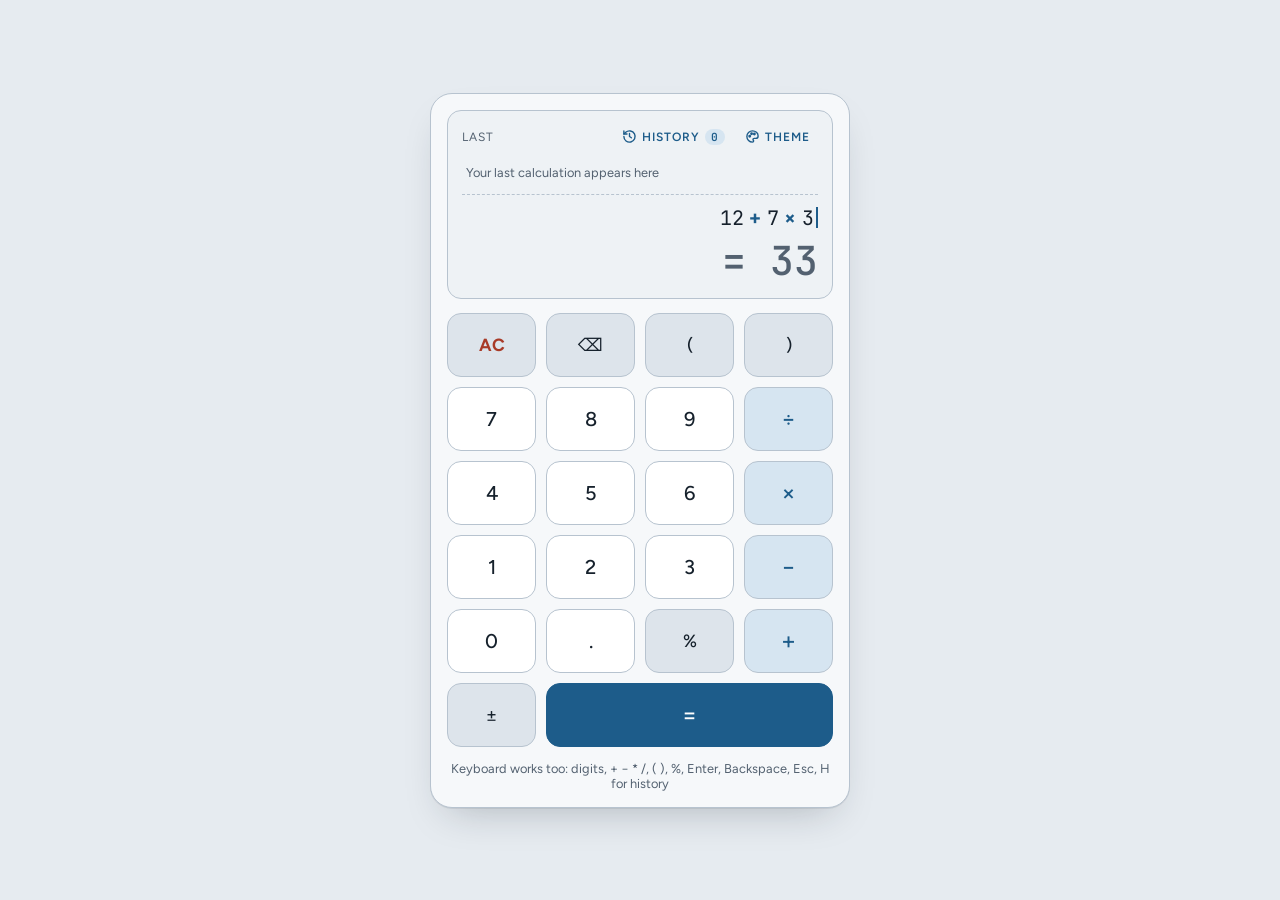
<file: index.html>
<!doctype html>
<html lang="en">
<head>
<meta charset="utf-8">
<meta name="viewport" content="width=device-width, initial-scale=1, viewport-fit=cover">
<title>Live Tape Calculator</title>
<meta name="claude:viewport-fit-sides" content="cover">
<meta name="description" content="A simple calculator that shows your calculation and its result live as you type, with saved history and themes.">
<meta name="theme-color" content="#f6f8fa">
<meta name="mobile-web-app-capable" content="yes">
<meta name="apple-mobile-web-app-capable" content="yes">
<meta name="apple-mobile-web-app-title" content="Calculator">
<link rel="manifest" href="manifest.webmanifest">
<link rel="icon" href="icons/icon.svg" type="image/svg+xml">
<link rel="apple-touch-icon" href="icons/icon-192.png">
<link rel="preconnect" href="https://fonts.googleapis.com">
<link rel="preconnect" href="https://fonts.gstatic.com" crossorigin>
<link rel="stylesheet" href="https://fonts.googleapis.com/css2?family=Figtree:wght@400;500;600;700;800&family=JetBrains+Mono:wght@400;500;600;700&display=swap">
<link rel="stylesheet" href="shared/theme.css">
<link rel="stylesheet" href="styles.css">
<script src="shared/storage.js"></script>
<script src="shared/theme.js"></script>
<script src="app.js"></script>
</head>
<body>
<main class="calc">
  <h1 class="sr-only">Live Tape Calculator</h1>

  <div class="app-main" id="appMain">
    <section class="screen" aria-label="Display">
      <div class="screen-head">
        <span aria-hidden="true">Last</span>
        <div class="head-actions">
          <button type="button" class="head-btn" id="openHistory" aria-haspopup="dialog">
            <svg viewBox="0 0 24 24" fill="none" stroke="currentColor" stroke-width="2.2" stroke-linecap="round" stroke-linejoin="round" aria-hidden="true"><path d="M3 12a9 9 0 1 0 3-6.7L3 8"/><path d="M3 3v5h5"/><path d="M12 7v5l3 2"/></svg>
            History <span class="count" id="historyCount" aria-hidden="true">0</span>
          </button>
          <button type="button" class="head-btn" id="openSettings" aria-haspopup="dialog">
            <svg viewBox="0 0 24 24" fill="none" stroke="currentColor" stroke-width="2.2" stroke-linecap="round" stroke-linejoin="round" aria-hidden="true"><path d="M12 3a9 9 0 1 0 0 18c1.1 0 1.8-.8 1.8-1.8 0-.5-.2-.9-.5-1.2-.3-.3-.5-.7-.5-1.2 0-1 .8-1.8 1.8-1.8H17a4 4 0 0 0 4-4c0-4.4-4-8-9-8z"/><circle cx="7.5" cy="11.5" r="1.2"/><circle cx="10.5" cy="7.5" r="1.2"/><circle cx="15" cy="8" r="1.2"/></svg>
            Theme
          </button>
        </div>
      </div>
      <div class="recent" id="recent"></div>
      <div class="expr" id="expr" aria-hidden="true"></div>
      <div class="result" id="result" aria-hidden="true"></div>
      <p class="sr-only" id="srStatus" role="status" aria-live="polite" aria-atomic="true"></p>
    </section>

    <div class="keys" id="keys" role="group" aria-label="Keypad">
      <button type="button" class="fn clear" data-k="C" aria-label="All clear">AC</button>
      <button type="button" class="fn" data-k="back" aria-label="Backspace">⌫</button>
      <button type="button" class="fn" data-k="(" aria-label="Open bracket">(</button>
      <button type="button" class="fn" data-k=")" aria-label="Close bracket">)</button>

      <button type="button" data-k="7">7</button>
      <button type="button" data-k="8">8</button>
      <button type="button" data-k="9">9</button>
      <button type="button" class="op" data-k="÷" aria-label="Divide">÷</button>

      <button type="button" data-k="4">4</button>
      <button type="button" data-k="5">5</button>
      <button type="button" data-k="6">6</button>
      <button type="button" class="op" data-k="×" aria-label="Multiply">×</button>

      <button type="button" data-k="1">1</button>
      <button type="button" data-k="2">2</button>
      <button type="button" data-k="3">3</button>
      <button type="button" class="op" data-k="−" aria-label="Subtract">−</button>

      <button type="button" data-k="0">0</button>
      <button type="button" data-k="." aria-label="Decimal point">.</button>
      <button type="button" class="fn" data-k="%" aria-label="Percent">%</button>
      <button type="button" class="op" data-k="+" aria-label="Add">+</button>

      <button type="button" class="fn" data-k="neg" aria-label="Toggle positive or negative">±</button>
      <button type="button" class="eq" data-k="=" aria-label="Equals">=</button>
    </div>

    <p class="hint" id="hint">Keyboard works too: digits, + − * /, ( ), %, Enter, Backspace, Esc, H for history</p>
  </div>

  <!-- History -->
  <div class="modal" id="historyModal" role="dialog" aria-modal="true" aria-labelledby="historyTitle" aria-describedby="historyDesc" hidden>
    <div class="modal-panel">
      <div class="modal-head">
        <h2 id="historyTitle">History</h2>
        <p id="historyDesc">Your 20 most recent calculations, newest first. Choose one to add its result to your calculation.</p>
      </div>
      <ol class="h-list" id="historyList"></ol>
      <div class="h-empty" id="historyEmpty" hidden>No calculations yet. Press = to save one here.</div>
      <div class="modal-foot">
        <button type="button" class="text-btn" id="clearHistory">Clear history</button>
        <button type="button" class="close-btn" id="closeHistory" data-close aria-label="Close history">
          <svg viewBox="0 0 24 24" fill="none" stroke="currentColor" stroke-width="2.6" stroke-linecap="round" aria-hidden="true"><path d="M6 6l12 12M18 6L6 18"/></svg>
        </button>
      </div>
    </div>
  </div>

  <!-- Theme & settings -->
  <div class="modal" id="settingsModal" role="dialog" aria-modal="true" aria-labelledby="settingsTitle" hidden>
    <div class="modal-panel">
      <div class="modal-head">
        <h2 id="settingsTitle">Theme</h2>
        <p>Changes apply right away and save on this device.</p>
      </div>
      <div class="modal-body">
        <div id="themePanel"></div>

        <div class="field">
          <label class="check-row" for="shortcuts"><input type="checkbox" id="shortcuts"> Keyboard shortcuts</label>
          <p class="field-note">Single keys such as digits, operators and H for history. Turn them off if they get in the way of a screen reader or other assistive tool.</p>
        </div>

        <div class="field" id="installField" hidden>
          <button type="button" class="btn primary" id="installBtn">Install app</button>
          <p class="field-note">Adds the calculator to your home screen or desktop. It works offline.</p>
        </div>

        <div class="field">
          <button type="button" class="btn danger-outline" id="resetBtn">Restore default settings</button>
          <div class="confirm" id="resetConfirm" hidden>
            <p>Reset mode, accent, colors and shortcuts to the defaults?</p>
            <label class="check-row" for="resetHistory"><input type="checkbox" id="resetHistory"> Also clear my history</label>
            <button type="button" class="btn danger" id="resetYes">Restore defaults</button>
            <button type="button" class="btn" id="resetNo">Cancel</button>
          </div>
        </div>
      </div>
      <div class="modal-foot">
        <button type="button" class="close-btn" data-close aria-label="Close theme settings">
          <svg viewBox="0 0 24 24" fill="none" stroke="currentColor" stroke-width="2.6" stroke-linecap="round" aria-hidden="true"><path d="M6 6l12 12M18 6L6 18"/></svg>
        </button>
      </div>
    </div>
  </div>
</main>
</body>
</html>
</file>
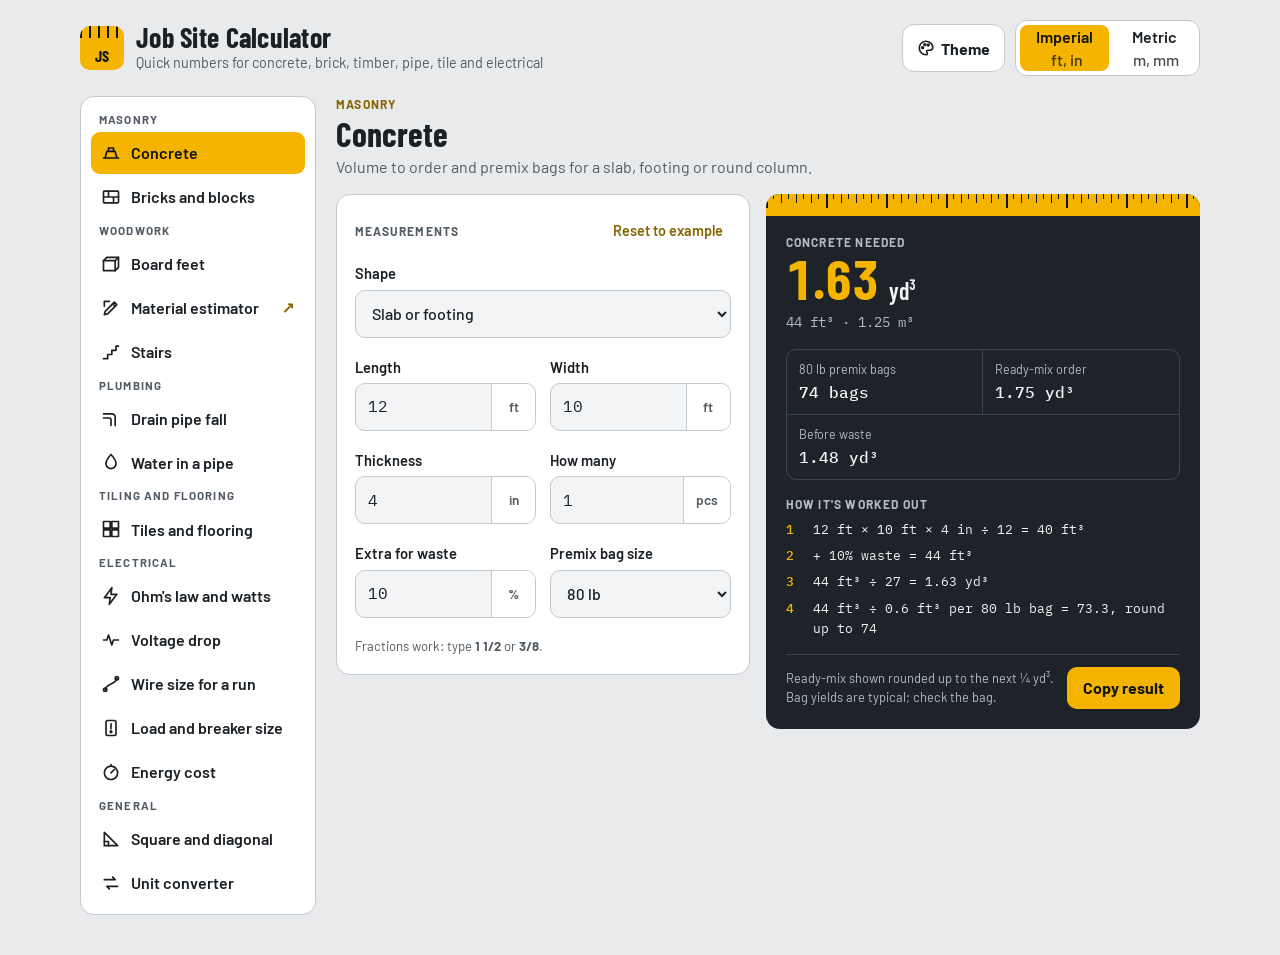
<file: job-site/index.html>
<!doctype html>
<html lang="en">
<head>
<meta charset="utf-8">
<meta name="viewport" content="width=device-width, initial-scale=1, viewport-fit=cover">
<title>Job Site Calculator</title>
<meta name="claude:viewport-fit-sides" content="cover">
<meta name="description" content="Trade calculators for concrete, bricks, lumber, stairs, plumbing, tiles, electrical work and unit conversion. Works offline.">
<meta name="theme-color" content="#e8eaec">
<meta name="mobile-web-app-capable" content="yes">
<meta name="apple-mobile-web-app-capable" content="yes">
<meta name="apple-mobile-web-app-status-bar-style" content="default">
<meta name="apple-mobile-web-app-title" content="Job Site">
<meta name="estimator-url" content="estimator/">
<link rel="manifest" href="manifest.webmanifest">
<link rel="icon" href="icons/icon.svg" type="image/svg+xml">
<link rel="apple-touch-icon" href="icons/icon-192.png">
<link rel="preconnect" href="https://fonts.googleapis.com">
<link rel="preconnect" href="https://fonts.gstatic.com" crossorigin>
<link rel="stylesheet" href="https://fonts.googleapis.com/css2?family=Barlow:wght@400;600;700&family=Barlow+Condensed:wght@600;700&family=IBM+Plex+Mono:wght@400;500&display=swap">
<link rel="stylesheet" href="../shared/theme.css">
<link rel="stylesheet" href="styles.css">
<script src="../shared/storage.js"></script>
<script src="../shared/theme.js"></script>
<script src="theme-config.js"></script>
<script src="app.js" defer></script>
</head>
<body>
<div class="app">
  <header class="top">
    <div class="brand">
      <div class="brand-mark" aria-hidden="true">JS</div>
      <div>
        <h1>Job Site Calculator</h1>
        <p>Quick numbers for concrete, brick, timber, pipe, tile and electrical</p>
      </div>
    </div>
    <div class="top-actions">
      <button type="button" class="install-btn" id="installBtn" hidden>
        <svg viewBox="0 0 24 24" fill="none" stroke="currentColor" stroke-width="2.2" stroke-linecap="round" stroke-linejoin="round" aria-hidden="true"><path d="M12 3v12M7 10l5 5 5-5M5 21h14"/></svg>
        Install app
      </button>
      <button type="button" class="install-btn" id="openSettings" aria-haspopup="dialog">
        <svg viewBox="0 0 24 24" fill="none" stroke="currentColor" stroke-width="2.2" stroke-linecap="round" stroke-linejoin="round" aria-hidden="true"><path d="M12 3a9 9 0 1 0 0 18c1.1 0 1.8-.8 1.8-1.8 0-.5-.2-.9-.5-1.2-.3-.3-.5-.7-.5-1.2 0-1 .8-1.8 1.8-1.8H17a4 4 0 0 0 4-4c0-4.4-4-8-9-8z"/><circle cx="7.5" cy="11.5" r="1.2"/><circle cx="10.5" cy="7.5" r="1.2"/><circle cx="15" cy="8" r="1.2"/></svg>
        Theme
      </button>
      <fieldset class="units">
        <legend class="sr-only">Units</legend>
        <div class="seg">
          <input type="radio" name="system" id="sysImperial" value="imperial"><label for="sysImperial">Imperial <span class="seg-sub">ft, in</span></label>
          <input type="radio" name="system" id="sysMetric" value="metric"><label for="sysMetric">Metric <span class="seg-sub">m, mm</span></label>
        </div>
      </fieldset>
    </div>
  </header>

  <div class="last-bar" id="lastBar" hidden>
    <span class="last-label" id="lastLabel">Last calculation</span>
    <button type="button" class="last-btn" id="lastBtn" aria-describedby="lastLabel"></button>
  </div>

  <div class="layout">
    <nav class="tools" aria-label="Calculators">
      <div class="tool-scroll" id="toolScroll"><div class="group-list" id="toolNav"></div></div>
    </nav>

    <main class="sheet" id="sheet">
      <div class="sheet-head">
        <div class="trade" id="toolTrade"></div>
        <h2 id="toolName"></h2>
        <p id="toolDesc"></p>
      </div>
      <div class="work">
        <form class="inputs" id="inputs" novalidate>
          <div class="inputs-head">
            <h3>Measurements</h3>
            <button type="button" class="text-btn" id="resetTool">Reset to example</button>
          </div>
          <div class="fields" id="fields"></div>
          <p class="tip">Fractions work: type <strong>1 1/2</strong> or <strong>3/8</strong>.</p>
        </form>
        <section class="result" aria-labelledby="resultHeading">
          <div class="tape" aria-hidden="true"></div>
          <div class="result-body" id="resultBody"></div>
        </section>
      </div>
      <p class="sr-only" id="srStatus" role="status" aria-live="polite" aria-atomic="true"></p>
    </main>
  </div>
  <p class="offline-note" id="offlineNote" role="status" hidden>You're offline. Everything still works.</p>

  <dialog class="sheet-dialog" id="settingsDialog" aria-labelledby="settingsTitle">
    <div class="dialog-head">
      <div>
        <h2 id="settingsTitle">Theme and settings</h2>
        <p>Changes apply right away and save on this device.</p>
      </div>
      <button type="button" class="close-btn" id="closeSettings" aria-label="Close theme and settings">
        <svg viewBox="0 0 24 24" fill="none" stroke="currentColor" stroke-width="2.6" stroke-linecap="round" aria-hidden="true"><path d="M6 6l12 12M18 6L6 18"/></svg>
      </button>
    </div>
    <div class="dialog-body">
      <div id="themePanel"></div>
      <div class="t-field">
        <h3 class="t-title">Saved on this device</h3>
        <p class="t-note">Your units, the tool you were on, every tool's measurements and your last calculation.</p>
        <button type="button" class="t-btn danger-outline" id="resetBtn">Restore default settings</button>
        <div class="confirm" id="resetConfirm" hidden>
          <p>Reset mode, accent, colors and units to the defaults?</p>
          <label class="check-row" for="resetData"><input type="checkbox" id="resetData"> Also clear my measurements and last calculation</label>
          <button type="button" class="t-btn danger" id="resetYes">Restore defaults</button>
          <button type="button" class="t-btn" id="resetNo">Cancel</button>
        </div>
      </div>
    </div>
  </dialog>
</div>
</body>
</html>
</file>
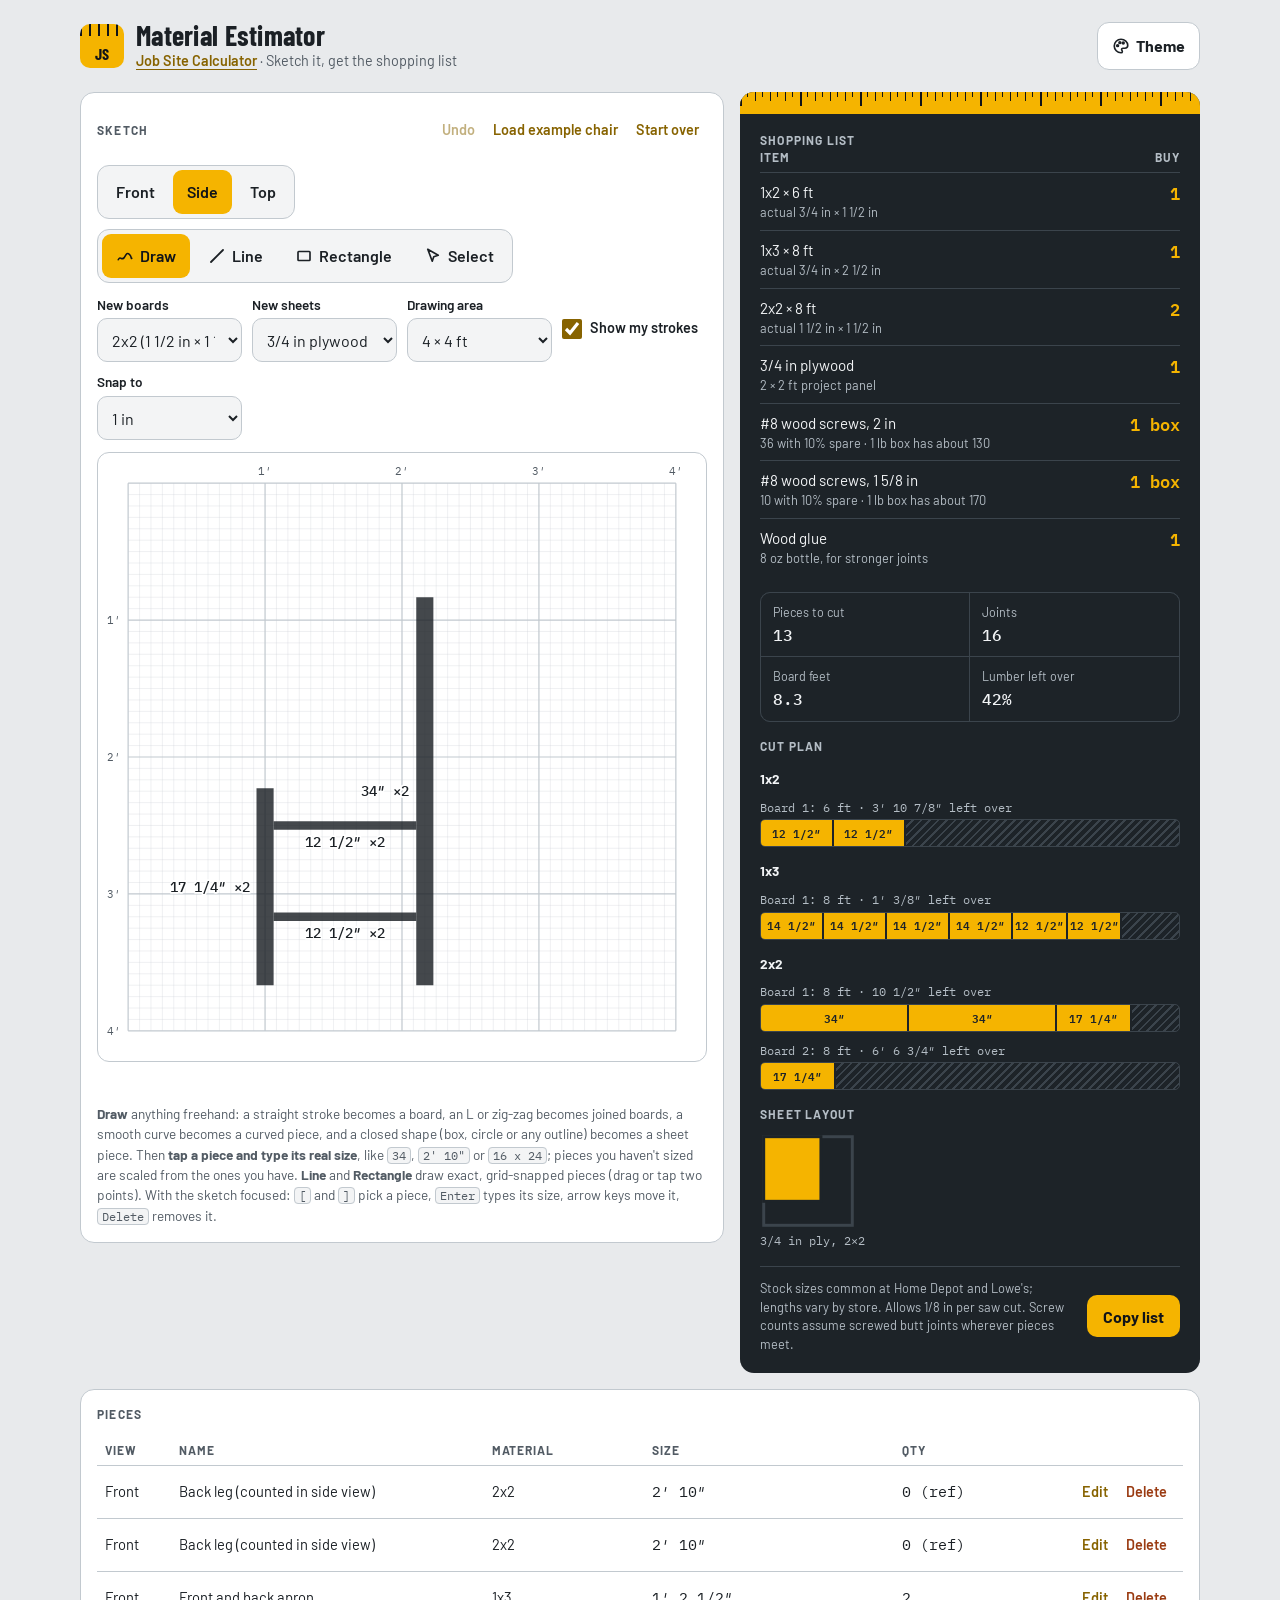
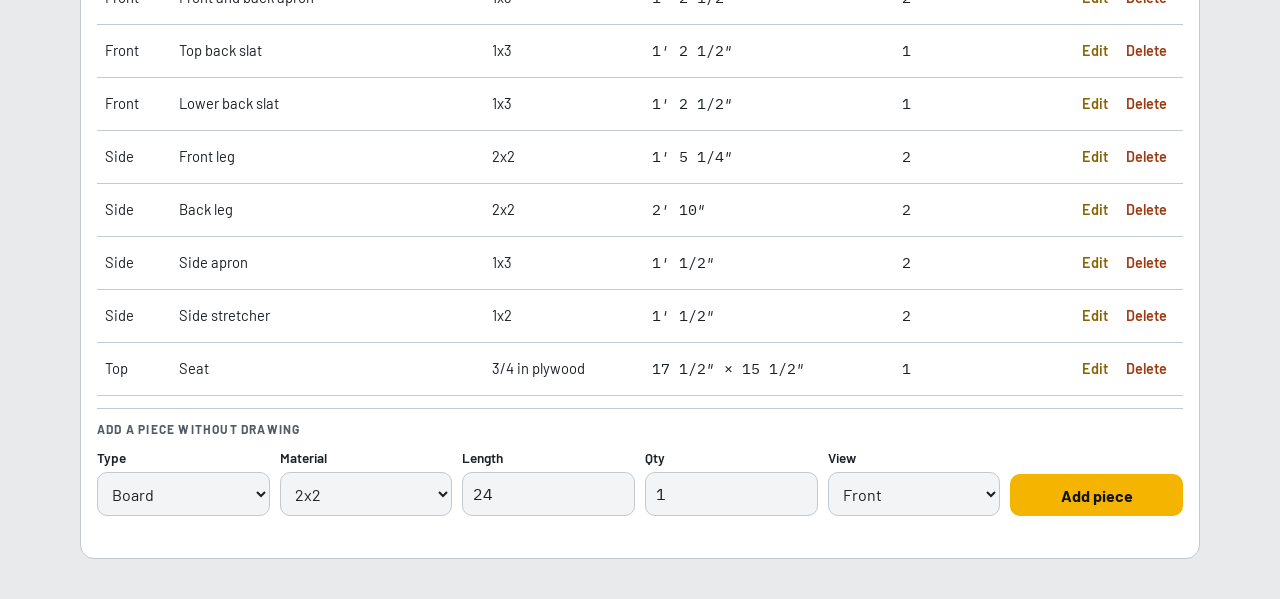
<file: job-site/estimator/index.html>
<!doctype html>
<html lang="en">
<head>
<meta charset="utf-8">
<meta name="viewport" content="width=device-width, initial-scale=1, viewport-fit=cover">
<title>Material Estimator</title>
<meta name="claude:viewport-fit-sides" content="cover">
<meta name="description" content="Sketch a project and get the lumber, plywood and screws to buy in standard Home Depot and Lowe's sizes, with a cut plan.">
<meta name="theme-color" content="#e8eaec">
<meta name="mobile-web-app-capable" content="yes">
<meta name="apple-mobile-web-app-capable" content="yes">
<meta name="apple-mobile-web-app-title" content="Job Site">
<link rel="manifest" href="../manifest.webmanifest">
<link rel="icon" href="../icons/icon.svg" type="image/svg+xml">
<link rel="apple-touch-icon" href="../icons/icon-192.png">
<link rel="preconnect" href="https://fonts.googleapis.com">
<link rel="preconnect" href="https://fonts.gstatic.com" crossorigin>
<link rel="stylesheet" href="https://fonts.googleapis.com/css2?family=Barlow:wght@400;600;700&family=Barlow+Condensed:wght@600;700&family=IBM+Plex+Mono:wght@400;500&family=Caveat:wght@600;700&display=swap">
<link rel="stylesheet" href="../../shared/theme.css">
<link rel="stylesheet" href="../styles.css">
<link rel="stylesheet" href="estimator.css">
<script src="../../shared/storage.js"></script>
<script src="../../shared/theme.js"></script>
<script src="../theme-config.js"></script>
<script src="estimator.js" defer></script>
</head>
<body>
<div class="app est">
  <header class="top">
    <div class="brand">
      <div class="brand-mark" aria-hidden="true">JS</div>
      <div>
        <h1>Material Estimator</h1>
        <p><a class="back-link" href="../" id="backLink">Job Site Calculator</a> · Sketch it, get the shopping list</p>
      </div>
    </div>
    <div class="top-actions">
      <button type="button" class="install-btn" id="installBtn" hidden>
        <svg viewBox="0 0 24 24" fill="none" stroke="currentColor" stroke-width="2.2" stroke-linecap="round" stroke-linejoin="round" aria-hidden="true"><path d="M12 3v12M7 10l5 5 5-5M5 21h14"/></svg>
        Install app
      </button>
      <button type="button" class="install-btn" id="openSettings" aria-haspopup="dialog">
        <svg viewBox="0 0 24 24" fill="none" stroke="currentColor" stroke-width="2.2" stroke-linecap="round" stroke-linejoin="round" aria-hidden="true"><path d="M12 3a9 9 0 1 0 0 18c1.1 0 1.8-.8 1.8-1.8 0-.5-.2-.9-.5-1.2-.3-.3-.5-.7-.5-1.2 0-1 .8-1.8 1.8-1.8H17a4 4 0 0 0 4-4c0-4.4-4-8-9-8z"/><circle cx="7.5" cy="11.5" r="1.2"/><circle cx="10.5" cy="7.5" r="1.2"/><circle cx="15" cy="8" r="1.2"/></svg>
        Theme
      </button>
    </div>
  </header>

  <main class="est-main">
  <div class="est-layout">
    <section class="drawing" aria-labelledby="drawTitle">
      <div class="draw-head">
        <h2 id="drawTitle" class="sec-title">Sketch</h2>
        <div class="project-actions">
          <button type="button" class="text-btn" id="undoBtn">Undo</button>
          <button type="button" class="text-btn" id="exampleBtn">Load example chair</button>
          <button type="button" class="text-btn" id="clearBtn">Start over</button>
        </div>
      </div>
      <div class="confirm-bar" id="confirmBar" role="alert" hidden>
        <span id="confirmText"></span>
        <button type="button" class="t-btn danger" id="confirmYes">Yes</button>
        <button type="button" class="t-btn" id="confirmNo">Cancel</button>
      </div>

      <div class="toolbar">
        <div class="views" role="tablist" aria-label="View">
          <button type="button" role="tab" id="view-front" data-view="front" aria-controls="canvas">Front</button>
          <button type="button" role="tab" id="view-side" data-view="side" aria-controls="canvas">Side</button>
          <button type="button" role="tab" id="view-top" data-view="top" aria-controls="canvas">Top</button>
        </div>
        <div class="tools-row" role="group" aria-label="Drawing tool">
          <button type="button" class="tool-toggle" data-tool="draw" aria-pressed="true">
            <svg viewBox="0 0 24 24" fill="none" stroke="currentColor" stroke-width="2.2" stroke-linecap="round" stroke-linejoin="round" aria-hidden="true"><path d="M3 17c3-6 5 2 8-3s4-7 7-4 2 6 3 5"/></svg>Draw
          </button>
          <button type="button" class="tool-toggle" data-tool="board" aria-pressed="false">
            <svg viewBox="0 0 24 24" fill="none" stroke="currentColor" stroke-width="2.4" stroke-linecap="round" aria-hidden="true"><path d="M4 20L20 4"/></svg>Line
          </button>
          <button type="button" class="tool-toggle" data-tool="panel" aria-pressed="false">
            <svg viewBox="0 0 24 24" fill="none" stroke="currentColor" stroke-width="2.2" aria-hidden="true"><rect x="4" y="6" width="16" height="12" rx="1"/></svg>Rectangle
          </button>
          <button type="button" class="tool-toggle" data-tool="select" aria-pressed="false">
            <svg viewBox="0 0 24 24" fill="none" stroke="currentColor" stroke-width="2.2" stroke-linejoin="round" aria-hidden="true"><path d="M5 3l14 8-6 2-2 6z"/></svg>Select
          </button>
        </div>
      </div>
      <div class="draw-options">
        <div class="opt">
          <label for="newProfile">New boards</label>
          <select id="newProfile"></select>
        </div>
        <div class="opt">
          <label for="newSheet">New sheets</label>
          <select id="newSheet"></select>
        </div>
        <div class="opt">
          <label for="areaSel">Drawing area</label>
          <select id="areaSel">
            <option value="48x48">4 × 4 ft</option>
            <option value="96x48">8 × 4 ft</option>
            <option value="96x96">8 × 8 ft</option>
            <option value="192x96">16 × 8 ft</option>
          </select>
        </div>
        <div class="opt opt-check">
          <label class="check-row" for="showInk"><input type="checkbox" id="showInk"> Show my strokes</label>
        </div>
        <div class="opt">
          <label for="gridSel">Snap to</label>
          <select id="gridSel">
            <option value="1">1 in</option>
            <option value="0.5">1/2 in</option>
            <option value="0.25">1/4 in</option>
          </select>
        </div>
      </div>

      <div class="canvas-wrap">
        <svg id="canvas" class="canvas" tabindex="0" role="img" aria-labelledby="canvasLabel" aria-describedby="canvasHelp"></svg>
        <p class="sr-only" id="canvasLabel"></p>
        <form class="size-pop" id="sizePop" role="dialog" aria-labelledby="sizePopLabel" novalidate hidden>
          <label id="sizePopLabel" for="sizeInput">Size of this piece</label>
          <div class="size-row">
            <input id="sizeInput" type="text" autocomplete="off" autocapitalize="off" spellcheck="false" enterkeyhint="done" aria-describedby="sizeHint">
            <button type="submit" class="copy-btn">Set</button>
          </div>
          <p class="size-hint" id="sizeHint" aria-live="polite"></p>
          <div class="size-actions">
            <button type="button" class="text-btn" id="sizeClear">Use the drawing</button>
            <button type="button" class="text-btn" id="sizeClose">Close</button>
          </div>
        </form>
      </div>
      <p class="scale-note" id="scaleNote" aria-live="polite"></p>
      <p class="help" id="canvasHelp"><strong>Draw</strong> anything freehand: a straight stroke becomes a board, an L or zig-zag becomes joined boards, a smooth curve becomes a curved piece, and a closed shape (box, circle or any outline) becomes a sheet piece. Then <strong>tap a piece and type its real size</strong>, like <kbd>34</kbd>, <kbd>2' 10"</kbd> or <kbd>16 x 24</kbd>; pieces you haven't sized are scaled from the ones you have. <strong>Line</strong> and <strong>Rectangle</strong> draw exact, grid-snapped pieces (drag or tap two points). With the sketch focused: <kbd>[</kbd> and <kbd>]</kbd> pick a piece, <kbd>Enter</kbd> types its size, arrow keys move it, <kbd>Delete</kbd> removes it.</p>

      <div class="editor" id="editor" hidden>
        <h3 class="sec-title" id="editorTitle">Selected piece</h3>
        <div class="editor-fields" id="editorFields"></div>
      </div>
    </section>

    <section class="result est-result" aria-labelledby="buyTitle">
      <div class="tape" aria-hidden="true"></div>
      <div class="result-body" id="estimate"></div>
    </section>
  </div>

  <section class="pieces" aria-labelledby="piecesTitle">
    <div class="draw-head">
      <h2 class="sec-title" id="piecesTitle">Pieces</h2>
    </div>
    <div class="table-wrap">
      <table class="piece-table">
        <caption class="sr-only">Every piece in the sketch</caption>
        <thead><tr><th scope="col">View</th><th scope="col">Name</th><th scope="col">Material</th><th scope="col">Size</th><th scope="col">Qty</th><th scope="col"><span class="sr-only">Actions</span></th></tr></thead>
        <tbody id="pieceRows"></tbody>
      </table>
    </div>

    <form class="add-form" id="addForm" novalidate>
      <h3 class="sec-title">Add a piece without drawing</h3>
      <div class="add-fields">
        <div class="opt"><label for="addKind">Type</label>
          <select id="addKind"><option value="board">Board</option><option value="panel">Sheet</option></select></div>
        <div class="opt"><label for="addMat">Material</label><select id="addMat"></select></div>
        <div class="opt" data-for="board"><label for="addLen">Length</label><input id="addLen" type="text" inputmode="decimal" autocomplete="off" value="24"></div>
        <div class="opt" data-for="panel" hidden><label for="addW">Width</label><input id="addW" type="text" inputmode="decimal" autocomplete="off" value="16"></div>
        <div class="opt" data-for="panel" hidden><label for="addH">Height</label><input id="addH" type="text" inputmode="decimal" autocomplete="off" value="16"></div>
        <div class="opt"><label for="addQty">Qty</label><input id="addQty" type="number" min="0" max="999" step="1" value="1"></div>
        <div class="opt"><label for="addView">View</label>
          <select id="addView"><option value="front">Front</option><option value="side">Side</option><option value="top">Top</option></select></div>
        <div class="opt opt-btn"><button type="submit" class="copy-btn">Add piece</button></div>
      </div>
      <p class="err" id="addErr" role="alert"></p>
    </form>
  </section>
  </main>

  <p class="sr-only" id="srStatus" role="status" aria-live="polite" aria-atomic="true"></p>
  <p class="offline-note" id="offlineNote" role="status" hidden>You're offline. Everything still works.</p>

  <dialog class="sheet-dialog" id="settingsDialog" aria-labelledby="settingsTitle">
    <div class="dialog-head">
      <div>
        <h2 id="settingsTitle">Theme and settings</h2>
        <p>Changes apply right away and save on this device.</p>
      </div>
      <button type="button" class="close-btn" id="closeSettings" aria-label="Close theme and settings">
        <svg viewBox="0 0 24 24" fill="none" stroke="currentColor" stroke-width="2.6" stroke-linecap="round" aria-hidden="true"><path d="M6 6l12 12M18 6L6 18"/></svg>
      </button>
    </div>
    <div class="dialog-body">
      <div id="themePanel"></div>
      <fieldset class="t-field">
        <legend>Joints</legend>
        <div class="t-seg two">
          <input type="radio" name="fastener" id="fastScrews" value="screws"><label for="fastScrews">Wood screws</label>
          <input type="radio" name="fastener" id="fastPocket" value="pocket"><label for="fastPocket">Pocket holes</label>
        </div>
        <p class="t-note">How pieces are joined. Changes the screw count and lengths.</p>
      </fieldset>
      <div class="t-field">
        <h3 class="t-title">Saved on this device</h3>
        <p class="t-note">Your sketch, drawing options and the estimate. The theme is shared with the Job Site Calculator.</p>
        <button type="button" class="t-btn danger-outline" id="resetBtn">Restore default settings</button>
        <div class="confirm" id="resetConfirm" hidden>
          <p>Reset mode, accent, colors and drawing options to the defaults?</p>
          <label class="check-row" for="resetData"><input type="checkbox" id="resetData"> Also clear my sketch</label>
          <button type="button" class="t-btn danger" id="resetYes">Restore defaults</button>
          <button type="button" class="t-btn" id="resetNo">Cancel</button>
        </div>
      </div>
    </div>
  </dialog>
</div>
</body>
</html>
</file>
<file: shared/theme.css>
/* Easy Abacus: theme controls, shared by every app.
   Colors come from the --t-* variables that shared/theme.js sets on :root. */
.t-field { border: 0; margin: 0; padding: 14px 0; border-bottom: 1px solid var(--t-line); min-width: 0; color: var(--t-fg); }
.t-field legend, .t-title {
  padding: 0; margin: 0 0 8px; float: left; width: 100%;
  font-size: .75rem; font-weight: 700; letter-spacing: .08em; text-transform: uppercase; color: var(--t-muted);
}
.t-field legend + *, .t-title + * { clear: both; }
.t-note { margin: 6px 0 0; font-size: .8rem; line-height: 1.4; color: var(--t-muted); }

.t-seg { display: grid; grid-template-columns: repeat(3, 1fr); gap: 4px; padding: 4px; border-radius: 12px; background: var(--t-raised-alt); }
.t-seg input, .t-swatches input { position: absolute; opacity: 0; pointer-events: none; }
.t-seg label { display: grid; place-items: center; min-height: 44px; border-radius: 9px; font-weight: 600; font-size: .9rem; cursor: pointer; color: var(--t-fg); }
.t-seg input:checked + label { background: var(--t-accent); color: var(--t-on-accent); }

.t-swatches { display: flex; flex-wrap: wrap; gap: 8px; }
.t-swatches label {
  display: inline-flex; align-items: center; gap: 8px; min-height: 44px; padding: 6px 14px 6px 8px;
  border-radius: 999px; border: 1px solid var(--t-line); background: var(--t-raised); color: var(--t-fg);
  font-size: .88rem; font-weight: 600; cursor: pointer;
}
.t-dot { width: 26px; height: 26px; border-radius: 50%; background: var(--t-sw); flex: none; display: grid; place-items: center; }
.t-swatches input:checked + label { border-color: var(--t-accent-text); box-shadow: 0 0 0 2px var(--t-accent-text); }
.t-swatches input:checked + label .t-dot::after { content: "✓"; color: var(--t-sw-fg); font-size: .85rem; font-weight: 800; }

.t-seg input:focus-visible + label, .t-swatches input:focus-visible + label { outline: 3px solid var(--t-accent-text); outline-offset: 2px; }

.t-color-row { display: flex; align-items: center; gap: 8px 10px; flex-wrap: wrap; min-height: 48px; }
.t-color-row label { font-weight: 600; font-size: .9rem; min-width: 6.5em; }
.t-color-row input[type="color"] {
  width: 52px; height: 40px; padding: 2px; cursor: pointer;
  border: 1px solid var(--t-line); border-radius: 8px; background: var(--t-raised);
}
.t-hex { font-family: ui-monospace, Menlo, Consolas, monospace; font-size: .85rem; color: var(--t-muted); min-width: 5.5em; }
.t-state { font-size: .78rem; color: var(--t-muted); }
.t-link {
  font: inherit; font-size: .85rem; font-weight: 600; color: var(--t-accent-text);
  background: none; border: 0; min-height: 44px; padding: 6px 8px; border-radius: 6px; cursor: pointer;
}
.t-link:disabled { opacity: .5; cursor: default; }

.t-checks { list-style: none; margin: 0; padding: 0; display: grid; gap: 6px; }
.t-checks li { display: flex; justify-content: space-between; align-items: center; gap: 8px; font-size: .88rem; }
.t-ratio { font-family: ui-monospace, Menlo, Consolas, monospace; font-variant-numeric: tabular-nums; margin-right: 6px; }
.t-badge { font-size: .72rem; font-weight: 700; letter-spacing: .04em; padding: 2px 8px; border-radius: 999px; border: 1px solid currentColor; white-space: nowrap; }
.t-badge.pass { color: var(--t-accent-text); }
.t-badge.fail { color: var(--t-danger); }
.t-warn {
  margin-top: 10px; padding: 10px 12px; border-radius: 10px; border: 1px solid var(--t-danger);
  display: flex; flex-wrap: wrap; align-items: center; gap: 8px; font-size: .88rem; line-height: 1.4;
}
.t-btn {
  font: inherit; font-size: .9rem; font-weight: 600; min-height: 44px; padding: 8px 16px; cursor: pointer;
  border-radius: 12px; border: 1px solid var(--t-line); background: var(--t-raised); color: var(--t-fg);
}
.t-saved { margin: 10px 0 0; min-height: 1.2em; font-size: .8rem; color: var(--t-muted); }
.t-field button:focus-visible, .t-field input[type="color"]:focus-visible { outline: 3px solid var(--t-accent-text); outline-offset: 2px; }
[hidden] { display: none !important; }
@media (forced-colors: active) {
  .t-seg input:checked + label, .t-swatches input:checked + label { outline: 2px solid Highlight; }
}
</file>
<file: styles.css>
/* Layout: one device — display (last calculation, live expression, live result) over a keypad.
   Fills the screen on phones, sits centered on larger screens, goes side by side on short landscape screens.
   Colors below are the default (blue accent) fallback; app.js sets the live theme on :root. */
:root {
  --bg: #e6ebf0;
  --device: #f6f8fa;
  --screen: #eef2f5;
  --key: #ffffff;
  --key-fn: #dde4eb;
  --fg: #16212c;
  --muted: #536170;
  --line: #b7c3cf;
  --accent: #1d5c8a;
  --accent-soft: #d6e5f1;
  --accent-fg: #ffffff;
  --danger: #a83a27;
  --danger-fg: #ffffff;
  --shadow: 0 1px 0 rgba(22, 33, 44, .08), 0 18px 40px -18px rgba(22, 33, 44, .28);
  --font-ui: "Figtree", system-ui, -apple-system, "Segoe UI", sans-serif;
  --font-num: "JetBrains Mono", ui-monospace, "SFMono-Regular", Menlo, Consolas, monospace;
  padding-top: env(safe-area-inset-top, 0px);
  padding-bottom: env(safe-area-inset-bottom, 0px);
}
@media (prefers-color-scheme: dark) {
  :root:not([data-theme="light"]) {
    --bg: #0e1318; --device: #161d24; --screen: #11171d; --key: #212a33; --key-fn: #2a3540;
    --fg: #e6edf3; --muted: #9aa8b6; --line: #435160; --accent: #74b6e6; --accent-soft: #1c3446;
    --accent-fg: #0b1620; --danger: #f19a87; --danger-fg: #0b1620;
    --shadow: 0 1px 0 rgba(0, 0, 0, .4), 0 18px 40px -18px rgba(0, 0, 0, .7);
    color-scheme: dark;
  }
}
:root[data-theme="dark"] {
  --bg: #0e1318; --device: #161d24; --screen: #11171d; --key: #212a33; --key-fn: #2a3540;
  --fg: #e6edf3; --muted: #9aa8b6; --line: #435160; --accent: #74b6e6; --accent-soft: #1c3446;
  --accent-fg: #0b1620; --danger: #f19a87; --danger-fg: #0b1620;
  --shadow: 0 1px 0 rgba(0, 0, 0, .4), 0 18px 40px -18px rgba(0, 0, 0, .7);
  color-scheme: dark;
}

*, *::before, *::after { box-sizing: border-box; }
[hidden] { display: none !important; }
html, body { height: 100%; }
body {
  margin: 0;
  background: var(--bg);
  color: var(--fg);
  font-family: var(--font-ui);
  font-size: 1rem;
  display: flex;
  justify-content: center;
  align-items: center;
  padding-block: 24px;
  padding-left: max(16px, env(safe-area-inset-left, 0px));
  padding-right: max(16px, env(safe-area-inset-right, 0px));
}

.sr-only {
  position: absolute !important;
  width: 1px; height: 1px;
  padding: 0; margin: -1px;
  overflow: hidden;
  clip: rect(0 0 0 0);
  white-space: nowrap;
  border: 0;
}

.calc {
  width: 100%;
  max-width: 400px;
  background: var(--device);
  border: 1px solid var(--line);
  border-radius: 22px;
  box-shadow: var(--shadow);
  padding: 16px;
  position: relative;
  display: flex;
  flex-direction: column;
}
.app-main {
  flex: 1;
  display: flex;
  flex-direction: column;
  gap: 14px;
  min-height: 0;
}

/* ---------- display ---------- */
.screen {
  background: var(--screen);
  border: 1px solid var(--line);
  border-radius: 14px;
  padding: 10px 14px 14px;
  display: flex;
  flex-direction: column;
  gap: 6px;
  min-width: 0;
}
.screen-head {
  display: flex;
  flex-wrap: wrap;
  justify-content: space-between;
  align-items: center;
  gap: 8px;
  font-size: .75rem;
  letter-spacing: .08em;
  text-transform: uppercase;
  color: var(--muted);
}
.head-actions { display: flex; flex-wrap: wrap; justify-content: flex-end; gap: 4px; margin-left: auto; }
.head-btn {
  display: inline-flex;
  align-items: center;
  gap: 5px;
  min-height: 32px;
  padding: 4px 8px;
  font: inherit;
  font-weight: 600;
  letter-spacing: inherit;
  text-transform: inherit;
  color: var(--accent);
  background: none;
  border: 0;
  border-radius: 8px;
  cursor: pointer;
}
.head-btn:hover { background: var(--accent-soft); }
.head-btn svg { width: 15px; height: 15px; flex: none; }
.head-btn .count {
  font-family: var(--font-num);
  font-size: .7rem;
  background: var(--accent-soft);
  border-radius: 999px;
  padding: 1px 6px;
}

.recent {
  min-height: 2.25rem;
  padding-bottom: 8px;
  border-bottom: 1px dashed var(--line);
  font-family: var(--font-num);
  font-size: .85rem;
  font-variant-numeric: tabular-nums;
  display: flex;
  align-items: center;
}
.recent .empty { color: var(--muted); font-family: var(--font-ui); font-size: .8rem; padding: 3px 4px; }

/* a past calculation: used in the recent line and the history modal */
.h-item {
  width: 100%;
  min-height: 32px;
  display: flex;
  justify-content: space-between;
  align-items: baseline;
  gap: 12px;
  background: none;
  border: 0;
  padding: 6px;
  border-radius: 6px;
  color: var(--muted);
  font: inherit;
  text-align: left;
  cursor: pointer;
}
.h-item:hover { background: var(--accent-soft); color: var(--fg); }
.h-item .t-expr { overflow-wrap: anywhere; min-width: 0; }
.h-item .t-res { color: var(--fg); font-weight: 500; white-space: nowrap; }

.expr {
  font-family: var(--font-num);
  font-size: 1.25rem;
  line-height: 1.35;
  text-align: right;
  min-height: 1.35em;
  overflow-wrap: anywhere;
  padding-top: 4px;
  font-variant-numeric: tabular-nums;
}
.op, .neg, .pct { color: var(--accent); font-weight: 700; }
.expr .op, .h-item .op { padding: 0 .28em; }
.paren, .ghost, .eq-sign { color: var(--muted); }
.ghost { text-decoration: underline dotted; text-underline-offset: 3px; }
.eq-sign { padding-left: .28em; }
.placeholder { color: var(--muted); }
.caret {
  display: inline-block;
  width: 2px;
  height: 1.05em;
  margin-left: 2px;
  vertical-align: -0.15em;
  background: var(--accent);
  animation: blink 1.05s steps(1) infinite;
}
@keyframes blink { 50% { opacity: 0; } }

.result {
  font-family: var(--font-num);
  font-weight: 500;
  text-align: right;
  font-size: 2.5rem;
  line-height: 1.15;
  min-height: 1.15em;
  color: var(--muted);
  overflow-wrap: anywhere;
  font-variant-numeric: tabular-nums;
}
.result.final { color: var(--fg); animation: pop .22s ease-out; }
.result.error { color: var(--danger); font-family: var(--font-ui); font-size: 1.25rem; font-weight: 600; }
.result.sm { font-size: 1.85rem; }
.result.xs { font-size: 1.4rem; }
@keyframes pop { from { transform: translateY(4px); opacity: .4; } to { transform: none; opacity: 1; } }

/* ---------- keypad ---------- */
.keys {
  flex: 1;
  display: grid;
  grid-template-columns: repeat(4, 1fr);
  grid-auto-rows: minmax(56px, 1fr);
  gap: 10px;
}
.keys button {
  font-family: var(--font-ui);
  font-size: 1.25rem;
  font-weight: 500;
  min-height: 48px;
  border-radius: 14px;
  border: 1px solid var(--line);
  background: var(--key);
  color: var(--fg);
  cursor: pointer;
  transition: transform .06s ease, filter .12s ease;
  touch-action: manipulation;
}
.keys button:hover { filter: brightness(.97); }
.keys button:active, .keys button.pressed { transform: scale(.96); filter: brightness(.92); }
.keys .fn { background: var(--key-fn); font-size: 1.1rem; }
.keys .op { background: var(--accent-soft); color: var(--accent); font-size: 1.5rem; }
.keys .eq { background: var(--accent); color: var(--accent-fg); grid-column: span 3; font-size: 1.5rem; border-color: var(--accent); }
.keys .clear { color: var(--danger); font-weight: 700; }

.hint { text-align: center; font-size: .8rem; color: var(--muted); margin: 0; }
.hint[hidden] { display: none; }

/* shared focus ring: 2px accent with a gap, 3:1+ against every surface */
button:focus-visible, input[type="checkbox"]:focus-visible {
  outline: 3px solid var(--accent);
  outline-offset: 2px;
}

/* ---------- modals (cover the calculator) ---------- */
.modal {
  position: absolute;
  inset: 0;
  border-radius: inherit;
  background: color-mix(in srgb, var(--device) 72%, transparent);
  backdrop-filter: blur(3px);
  -webkit-backdrop-filter: blur(3px);
  display: flex;
  padding: 12px;
  z-index: 5;
  animation: fade .15s ease-out;
}
.modal-panel {
  flex: 1;
  min-width: 0;
  min-height: 0;
  display: flex;
  flex-direction: column;
  background: var(--device);
  border: 1px solid var(--line);
  border-radius: 16px;
  box-shadow: var(--shadow);
  overflow: hidden;
}
.modal-head { padding: 16px 18px 12px; border-bottom: 1px solid var(--line); }
.modal-head h2 { margin: 0; font-size: 1.15rem; font-weight: 700; text-wrap: balance; }
.modal-head p { margin: 2px 0 0; font-size: .8rem; color: var(--muted); }
.modal-body { flex: 1; overflow-y: auto; padding: 4px 18px 16px; display: flex; flex-direction: column; }
.modal-foot {
  display: flex;
  justify-content: space-between;
  align-items: center;
  gap: 8px;
  padding: 10px 12px;
  border-top: 1px solid var(--line);
}
.text-btn {
  font: inherit;
  font-size: .85rem;
  font-weight: 600;
  color: var(--danger);
  background: none;
  border: 0;
  min-height: 36px;
  padding: 6px 8px;
  border-radius: 6px;
  cursor: pointer;
}
.text-btn.accent { color: var(--accent); }
.text-btn:disabled { opacity: .45; cursor: default; }
.close-btn {
  width: 44px;
  height: 44px;
  flex: none;
  border-radius: 12px;
  border: 1px solid var(--line);
  background: var(--key-fn);
  color: var(--fg);
  display: grid;
  place-items: center;
  cursor: pointer;
  margin-left: auto;
}
.close-btn:hover { filter: brightness(.95); }
.close-btn svg { width: 20px; height: 20px; }
.saved-note { font-size: .8rem; color: var(--muted); }
@keyframes fade { from { opacity: 0; } to { opacity: 1; } }

/* history list */
.h-list {
  list-style: none;
  margin: 0;
  padding: 8px 10px;
  flex: 1;
  overflow-y: auto;
  font-family: var(--font-num);
  font-size: .95rem;
  font-variant-numeric: tabular-nums;
}
.h-list[hidden] { display: none; }
.h-list li + li { border-top: 1px solid var(--line); }
.h-list .h-item { padding: 12px 8px; color: var(--fg); min-height: 44px; }
.h-list .h-num { color: var(--muted); font-size: .75rem; min-width: 2.2em; flex: none; }
.h-list .t-expr { flex: 1; }
.h-list .t-res { color: var(--accent); font-weight: 700; }
.h-empty { flex: 1; display: grid; place-items: center; text-align: center; color: var(--muted); padding: 24px; font-size: .9rem; }
.h-empty[hidden] { display: none; }

/* settings */
.field { border: 0; margin: 0; padding: 14px 0; border-bottom: 1px solid var(--line); min-width: 0; }
.field:last-child { border-bottom: 0; }
.field legend, .field-title {
  padding: 0;
  margin: 0 0 8px;
  font-size: .75rem;
  font-weight: 700;
  letter-spacing: .08em;
  text-transform: uppercase;
  color: var(--muted);
}
.field legend { float: left; width: 100%; }
.field legend + * { clear: both; }
.field-note { margin: 6px 0 0; font-size: .8rem; color: var(--muted); line-height: 1.4; }

.check-row { display: flex; align-items: center; gap: 10px; font-weight: 600; font-size: .9rem; min-height: 44px; cursor: pointer; }
.check-row input { width: 20px; height: 20px; accent-color: var(--accent); margin: 0; }

.btn {
  font: inherit;
  font-size: .9rem;
  font-weight: 600;
  min-height: 44px;
  padding: 8px 16px;
  border-radius: 12px;
  border: 1px solid var(--line);
  background: var(--key);
  color: var(--fg);
  cursor: pointer;
}
.btn.primary { background: var(--accent); border-color: var(--accent); color: var(--accent-fg); }
.btn.danger { background: var(--danger); border-color: var(--danger); color: var(--danger-fg); }
.btn.danger-outline { color: var(--danger); border-color: var(--danger); }
.confirm { margin-top: 10px; display: flex; flex-wrap: wrap; gap: 8px; align-items: center; }
.confirm p { margin: 0 0 4px; flex-basis: 100%; font-size: .85rem; line-height: 1.4; }

/* ---------- responsive ---------- */
/* phones: the calculator fills the screen and the keys grow to fit */
@media (max-width: 520px) {
  body { align-items: stretch; padding-block: 12px; }
  .calc { max-width: none; }
}
@media (max-width: 360px) {
  .calc { padding: 12px; }
  .screen { padding-inline: 10px; }
  .head-btn { padding: 4px 6px; letter-spacing: .04em; }
  .keys { gap: 8px; }
  .result { font-size: 2.1rem; }
}
/* short landscape screens: display beside keypad */
@media (orientation: landscape) and (max-height: 540px) {
  body { padding-block: 8px; align-items: stretch; }
  .calc { max-width: 860px; padding: 12px; }
  .app-main { display: grid; grid-template-columns: minmax(0, 1fr) minmax(0, 1.15fr); grid-template-rows: 1fr auto; gap: 12px; }
  .screen { grid-column: 1; grid-row: 1; justify-content: flex-end; }
  .keys { grid-column: 2; grid-row: 1 / span 2; grid-auto-rows: minmax(40px, 1fr); gap: 8px; }
  .hint { grid-column: 1; grid-row: 2; text-align: left; }
  .keys button { min-height: 40px; }
}
/* large screens: a little more room */
@media (min-width: 900px) and (min-height: 820px) {
  .calc { max-width: 420px; }
  .keys { grid-auto-rows: minmax(64px, 1fr); }
}

@media (prefers-reduced-motion: reduce) {
  .caret, .result.final, .modal { animation: none; }
  .keys button { transition: none; }
}
@media (forced-colors: active) {
  .keys button, .btn, .close-btn { border: 1px solid ButtonText; }
  .caret { background: CanvasText; }
}
</file>
<file: job-site/styles.css>
/* Layout: tool list (sidebar on wide screens, scrolling strip on phones) beside a worksheet:
   inputs on one side, a tape-measure result panel with the working shown on the other. */
:root {
  --bg: #e8eaec;
  --surface: #ffffff;
  --sunk: #f3f4f5;
  --ink: #1b2025;
  --muted: #525b64;
  --line: #c2c9cf;
  --hi: #f5b400;          /* hi-vis yellow, used as a fill */
  --on-hi: #1b2025;
  --accent: #8a5a00;      /* yellow's text-safe partner on light surfaces */
  --panel: #1d2328;
  --on-panel: #f3f5f6;
  --panel-muted: #b4bdc5;
  --panel-line: #39424a;
  --good: #1f6b3a;
  --warn: #9a3b12;
  --panel-good: #7fd99c;
  --panel-warn: #ffab80;
  --panel-hi: #f5b400;
  --raised: #ffffff;
  --on-warn: #ffffff;
  --font-ui: "Barlow", system-ui, -apple-system, "Segoe UI", sans-serif;
  --font-display: "Barlow Condensed", "Arial Narrow", system-ui, sans-serif;
  --font-mono: "IBM Plex Mono", ui-monospace, Menlo, Consolas, monospace;
  padding-top: env(safe-area-inset-top, 0px);
  padding-bottom: env(safe-area-inset-bottom, 0px);
}
@media (prefers-color-scheme: dark) {
  :root:not([data-theme="light"]) {
    --bg: #121417; --surface: #1b1f23; --sunk: #16191c; --ink: #edf0f2; --muted: #a2abb4; --line: #353c43;
    --hi: #ffc21a; --on-hi: #15181b; --accent: #ffc21a;
    --panel: #252b31; --on-panel: #edf0f2; --panel-muted: #a9b2bb; --panel-line: #3b434b;
    --good: #6fd08f; --warn: #ff9e6e; --panel-good: #7fd99c; --panel-warn: #ffab80; --panel-hi: #ffc21a; --raised: #22272c; --on-warn: #15181b;
    color-scheme: dark;
  }
}
:root[data-theme="dark"] {
  --bg: #121417; --surface: #1b1f23; --sunk: #16191c; --ink: #edf0f2; --muted: #a2abb4; --line: #353c43;
  --hi: #ffc21a; --on-hi: #15181b; --accent: #ffc21a;
  --panel: #252b31; --on-panel: #edf0f2; --panel-muted: #a9b2bb; --panel-line: #3b434b;
  --good: #6fd08f; --warn: #ff9e6e; --panel-good: #7fd99c; --panel-warn: #ffab80; --panel-hi: #ffc21a; --raised: #22272c; --on-warn: #15181b;
  color-scheme: dark;
}

*, *::before, *::after { box-sizing: border-box; }
[hidden] { display: none !important; }
html { -webkit-text-size-adjust: 100%; text-size-adjust: 100%; }
body {
  margin: 0;
  background: var(--bg);
  color: var(--ink);
  font-family: var(--font-ui);
  font-size: 1rem;
  line-height: 1.45;
  padding-block: 20px 40px;
  padding-left: max(16px, env(safe-area-inset-left, 0px));
  padding-right: max(16px, env(safe-area-inset-right, 0px));
}
.sr-only {
  position: absolute !important; width: 1px; height: 1px; padding: 0; margin: -1px;
  overflow: hidden; clip: rect(0 0 0 0); white-space: nowrap; border: 0;
}
button, input, select { font: inherit; color: inherit; }
button, label, select { -webkit-tap-highlight-color: transparent; touch-action: manipulation; }
:focus-visible { outline: 3px solid var(--accent); outline-offset: 2px; }

.app { max-width: 1120px; margin: 0 auto; display: flex; flex-direction: column; gap: 20px; }

/* ---------- header ---------- */
.top { display: flex; flex-wrap: wrap; align-items: center; justify-content: space-between; gap: 12px 20px; }
.brand { display: flex; align-items: center; gap: 12px; }
.brand-mark {
  width: 44px; height: 44px; border-radius: 10px; flex: none;
  background: var(--hi);
  background-image: repeating-linear-gradient(90deg, var(--on-hi) 0 2px, transparent 2px 9px);
  background-size: 100% 12px; background-repeat: no-repeat;
  display: grid; place-items: end center; padding-bottom: 6px;
  font-family: var(--font-display); font-weight: 700; color: var(--on-hi); font-size: 1rem; line-height: 1;
}
.brand h1 { margin: 0; font-family: var(--font-display); font-weight: 700; font-size: 1.75rem; letter-spacing: .01em; line-height: 1.1; text-wrap: balance; }
.brand p { margin: 0; color: var(--muted); font-size: .9rem; }

.top-actions { display: flex; align-items: center; gap: 10px; flex-wrap: wrap; }
.install-btn {
  display: inline-flex; align-items: center; gap: 6px; min-height: 48px; padding: 0 14px;
  border: 1px solid var(--line); border-radius: 12px; background: var(--surface); font-weight: 700; cursor: pointer;
}
.install-btn svg { width: 18px; height: 18px; }
.units { border: 0; margin: 0; padding: 0; }
.seg { display: inline-grid; grid-auto-flow: column; gap: 4px; padding: 4px; background: var(--surface); border: 1px solid var(--line); border-radius: 12px; }
.seg input { position: absolute; opacity: 0; pointer-events: none; }
.seg label { min-height: 40px; padding: 0 16px; display: grid; place-items: center; border-radius: 8px; font-weight: 600; cursor: pointer; }
.seg-sub { font-weight: 500; opacity: .8; margin-left: 4px; }
.seg input:checked + label { background: var(--hi); color: var(--on-hi); }
.seg input:focus-visible + label { outline: 3px solid var(--accent); outline-offset: 2px; }

/* ---------- layout ---------- */
.layout { display: grid; grid-template-columns: 236px minmax(0, 1fr); gap: 20px; align-items: start; }

.tools { background: var(--surface); border: 1px solid var(--line); border-radius: 14px; padding: 10px; position: sticky; top: calc(env(safe-area-inset-top, 0px) + 12px);
  max-height: calc(100vh - env(safe-area-inset-top, 0px) - env(safe-area-inset-bottom, 0px) - 24px); overflow-y: auto; overscroll-behavior: contain; }
.tools h2 { margin: 10px 8px 4px; font-size: .72rem; font-weight: 700; letter-spacing: .1em; text-transform: uppercase; color: var(--muted); }
.tools h2:first-child { margin-top: 4px; }
.tools ul { list-style: none; margin: 0; padding: 0; display: grid; gap: 2px; }
.tool-btn {
  width: 100%; text-align: left; display: flex; align-items: center; gap: 10px;
  min-height: 42px; padding: 6px 10px; border: 0; border-radius: 9px; background: none; cursor: pointer; font-weight: 600;
}
.tool-btn:hover { background: var(--sunk); }
.tool-btn[aria-current="page"] { background: var(--hi); color: var(--on-hi); }
.tool-btn svg { width: 20px; height: 20px; flex: none; }
.tool-link { color: inherit; text-decoration: none; }
.tool-link::after { content: "↗"; margin-left: auto; color: var(--accent); font-weight: 700; }

/* ---------- worksheet ---------- */
.sheet { display: flex; flex-direction: column; gap: 16px; min-width: 0; }
.sheet-head .trade { font-size: .75rem; font-weight: 700; letter-spacing: .1em; text-transform: uppercase; color: var(--accent); }
.sheet-head h2 { margin: 2px 0 4px; font-family: var(--font-display); font-weight: 700; font-size: 2.1rem; line-height: 1.05; text-wrap: balance; }
.sheet-head p { margin: 0; color: var(--muted); max-width: 62ch; }

.work { display: grid; grid-template-columns: minmax(0, 1fr) minmax(0, 1.05fr); gap: 16px; align-items: start; }

.inputs { background: var(--surface); border: 1px solid var(--line); border-radius: 14px; padding: 18px; display: grid; gap: 14px; }
.inputs-head { display: flex; justify-content: space-between; align-items: center; gap: 8px; }
.inputs-head h3 { margin: 0; font-size: .75rem; font-weight: 700; letter-spacing: .1em; text-transform: uppercase; color: var(--muted); }
.text-btn { background: none; border: 0; padding: 6px 8px; min-height: 36px; border-radius: 8px; color: var(--accent); font-weight: 600; cursor: pointer; font-size: .9rem; }
.text-btn:hover { background: var(--sunk); }

.fields { display: grid; grid-template-columns: repeat(2, minmax(0, 1fr)); gap: 14px; }
.field { display: flex; flex-direction: column; gap: 5px; min-width: 0; }
.field.wide { grid-column: 1 / -1; }
.field label { font-weight: 600; font-size: .92rem; }
.control { display: flex; align-items: stretch; border: 1px solid var(--line); border-radius: 10px; background: var(--sunk); overflow: hidden; }
.control:focus-within { border-color: var(--accent); box-shadow: 0 0 0 2px var(--accent); }
.control input, .control select {
  flex: 1; min-width: 0; border: 0; background: transparent; padding: 10px 12px; min-height: 46px;
  font-family: var(--font-mono); font-size: 1rem; font-variant-numeric: tabular-nums;
}
.control select { font-family: var(--font-ui); font-weight: 500; cursor: pointer; }
.control input:focus, .control select:focus { outline: none; }
.control .unit {
  display: grid; place-items: center; padding: 0 12px; min-width: 3.2em;
  border-left: 1px solid var(--line); color: var(--muted); font-size: .85rem; font-weight: 600; background: var(--surface);
}
.field .help { font-size: .8rem; color: var(--muted); }
.field .err { font-size: .8rem; color: var(--warn); font-weight: 600; }
.field.invalid .control { border-color: var(--warn); box-shadow: 0 0 0 1px var(--warn); }
.tip { margin: 0; font-size: .82rem; color: var(--muted); }

/* tape-measure result panel */
.result {
  background: var(--panel); color: var(--on-panel); border-radius: 14px; overflow: hidden;
  display: flex; flex-direction: column;
}
.tape {
  height: 22px; background-color: var(--hi);
  background-image:
    repeating-linear-gradient(90deg, var(--on-hi) 0 2px, transparent 2px 60px),
    repeating-linear-gradient(90deg, var(--on-hi) 0 1px, transparent 1px 15px),
    repeating-linear-gradient(90deg, var(--on-hi) 0 1px, transparent 1px 7.5px);
  background-size: 100% 14px, 100% 9px, 100% 5px;
  background-repeat: no-repeat;
}
.result-body { padding: 18px 20px 20px; display: flex; flex-direction: column; gap: 16px; }
.primary-label { font-size: .75rem; font-weight: 700; letter-spacing: .1em; text-transform: uppercase; color: var(--panel-muted); }
.primary { display: flex; align-items: baseline; flex-wrap: wrap; gap: 4px 10px; }
.primary .num { font-family: var(--font-display); font-weight: 700; font-size: 3.4rem; line-height: 1; color: var(--panel-hi); font-variant-numeric: tabular-nums; overflow-wrap: anywhere; }
.primary .u { font-family: var(--font-display); font-weight: 600; font-size: 1.5rem; color: var(--on-panel); }
.primary-alt { color: var(--panel-muted); font-family: var(--font-mono); font-size: .9rem; margin-top: 4px; }
.empty-msg { color: var(--panel-muted); margin: 0; }

.facts { display: grid; grid-template-columns: repeat(auto-fit, minmax(150px, 1fr)); gap: 1px; background: var(--panel-line); border: 1px solid var(--panel-line); border-radius: 10px; overflow: hidden; margin: 0; }
.facts div { background: var(--panel); padding: 10px 12px; min-width: 0; }
.facts div:last-child:nth-child(odd) { grid-column: 1 / -1; }
.facts dt { font-size: .78rem; color: var(--panel-muted); }
.facts dd { margin: 2px 0 0; font-family: var(--font-mono); font-size: 1.02rem; font-weight: 500; overflow-wrap: anywhere; font-variant-numeric: tabular-nums; }

.checks { list-style: none; margin: 0; padding: 0; display: grid; gap: 6px; }
.checks li { display: flex; gap: 8px; align-items: flex-start; font-size: .9rem; }
.pill { flex: none; font-size: .7rem; font-weight: 700; letter-spacing: .06em; text-transform: uppercase; padding: 2px 8px; border-radius: 999px; border: 1px solid currentColor; margin-top: 1px; }
.pill.ok { color: var(--panel-good); }
.pill.check { color: var(--panel-warn); }

.steps h3 { margin: 0 0 6px; font-size: .75rem; font-weight: 700; letter-spacing: .1em; text-transform: uppercase; color: var(--panel-muted); }
.steps ol { margin: 0; padding: 0; list-style: none; counter-reset: s; display: grid; gap: 6px; }
.steps li { counter-increment: s; display: grid; grid-template-columns: 1.6em minmax(0, 1fr); gap: 6px; font-family: var(--font-mono); font-size: .84rem; line-height: 1.5; overflow-wrap: anywhere; }
.steps li::before { content: counter(s); color: var(--panel-hi); font-weight: 500; }
.result-foot { display: flex; justify-content: space-between; align-items: center; gap: 10px; flex-wrap: wrap; border-top: 1px solid var(--panel-line); padding-top: 12px; }
.note { margin: 0; font-size: .8rem; color: var(--panel-muted); flex: 1 1 200px; }
.copy-btn { background: var(--hi); color: var(--on-hi); border: 0; border-radius: 10px; min-height: 42px; padding: 0 16px; font-weight: 700; cursor: pointer; }
.copy-btn:focus-visible { outline-color: var(--hi); }

/* ---------- last calculation ---------- */
.last-bar { display: flex; align-items: center; gap: 4px 12px; flex-wrap: wrap; min-width: 0; }
.last-label { font-size: .75rem; font-weight: 700; letter-spacing: .1em; text-transform: uppercase; color: var(--muted); }
.last-btn {
  display: inline-flex; align-items: baseline; gap: 8px; flex-wrap: wrap; min-height: 44px; padding: 8px 14px; max-width: 100%;
  border: 1px solid var(--line); border-radius: 12px; background: var(--surface); cursor: pointer; text-align: left;
}
.last-btn:hover { border-color: var(--accent); }
.last-btn .lb-tool { font-weight: 700; }
.last-btn .lb-value { font-family: var(--font-mono); font-variant-numeric: tabular-nums; overflow-wrap: anywhere; }
.last-btn .lb-time { color: var(--muted); font-size: .85rem; }

/* ---------- theme and settings dialog ---------- */
.sheet-dialog {
  width: min(540px, calc(100% - 32px)); max-height: min(88dvh, 820px); padding: 0;
  border: 1px solid var(--line); border-radius: 18px; background: var(--surface); color: var(--ink);
  box-shadow: 0 24px 60px -20px rgba(0, 0, 0, .45);
}
.sheet-dialog[open] { display: flex; flex-direction: column; }
.sheet-dialog::backdrop { background: rgba(10, 12, 14, .55); }
.dialog-head {
  display: flex; justify-content: space-between; align-items: flex-start; gap: 12px;
  padding: 16px 16px 12px 20px; border-bottom: 1px solid var(--line);
}
.dialog-head h2 { margin: 0; font-family: var(--font-display); font-size: 1.5rem; line-height: 1.1; text-wrap: balance; }
.dialog-head p { margin: 2px 0 0; font-size: .85rem; color: var(--muted); }
.dialog-body { overflow-y: auto; overscroll-behavior: contain; padding: 0 20px 20px; }
.close-btn {
  width: 44px; height: 44px; flex: none; display: grid; place-items: center; cursor: pointer;
  border: 1px solid var(--line); border-radius: 12px; background: var(--sunk); color: var(--ink);
}
.close-btn svg { width: 20px; height: 20px; }
.t-btn.danger-outline { color: var(--warn); border-color: var(--warn); margin-top: 10px; }
.t-btn.danger { background: var(--warn); border-color: var(--warn); color: var(--on-warn); }
.confirm { margin-top: 10px; display: flex; flex-wrap: wrap; gap: 8px; align-items: center; }
.confirm p { margin: 0; flex-basis: 100%; font-size: .9rem; line-height: 1.4; }
.check-row { display: flex; align-items: center; gap: 10px; flex-basis: 100%; min-height: 44px; font-weight: 600; font-size: .9rem; cursor: pointer; }
.check-row input { width: 20px; height: 20px; margin: 0; accent-color: var(--accent); }
@media (max-width: 520px) {
  /* bottom sheet on phones */
  .sheet-dialog { width: 100%; max-width: none; max-height: 92dvh; margin: auto 0 0; border-radius: 18px 18px 0 0; border-bottom: 0; }
  .dialog-body { padding-bottom: calc(20px + env(safe-area-inset-bottom, 0px)); }
}

/* ---------- offline note ---------- */
.offline-note {
  position: fixed; left: 50%; transform: translateX(-50%); z-index: 20;
  bottom: calc(env(safe-area-inset-bottom, 0px) + 16px); margin: 0;
  background: var(--panel); color: var(--on-panel); padding: 10px 16px; border-radius: 999px; font-weight: 600; font-size: .9rem;
  max-width: calc(100% - 32px); text-align: center; box-shadow: 0 8px 24px rgba(0, 0, 0, .25);
}

/* ---------- responsive ---------- */
/* big screens: more room, result panel stays in view while you type */
@media (min-width: 1400px) {
  .app { max-width: 1280px; }
  .layout { grid-template-columns: 260px minmax(0, 1fr); }
}
@media (min-width: 981px) {
  .result { position: sticky; top: calc(env(safe-area-inset-top, 0px) + 12px); }
}
/* small laptops and tablets: inputs above the result */
@media (max-width: 980px) {
  .work { grid-template-columns: minmax(0, 1fr); }
}
/* phones (and landscape phones) and narrow tablets: tool list becomes a sticky, swipeable strip */
@media (max-width: 760px), (orientation: landscape) and (max-height: 500px) {
  body { padding-block: 12px 32px; }
  .app { gap: 14px; }
  .layout { grid-template-columns: minmax(0, 1fr); gap: 14px; }
  .tools {
    position: sticky; top: env(safe-area-inset-top, 0px); z-index: 10; max-height: none; overflow: visible;
    padding: 8px 0; margin: 0 calc(-1 * max(16px, env(safe-area-inset-left, 0px))) 0 calc(-1 * max(16px, env(safe-area-inset-right, 0px)));
    background: var(--bg); border: 0; border-radius: 0; border-bottom: 1px solid var(--line);
  }
  body::before { content: ""; position: fixed; inset: 0 0 auto; height: env(safe-area-inset-top, 0px); z-index: 11; background: var(--bg); }
  .tools h2 { display: none; }
  .tool-scroll {
    overflow-x: auto; scrollbar-width: none; scroll-snap-type: x proximity; scroll-padding-inline: 16px;
    padding-left: max(16px, env(safe-area-inset-left, 0px)); padding-right: max(16px, env(safe-area-inset-right, 0px));
    -webkit-mask-image: linear-gradient(90deg, transparent 0, #000 16px, #000 calc(100% - 24px), transparent);
            mask-image: linear-gradient(90deg, transparent 0, #000 16px, #000 calc(100% - 24px), transparent);
  }
  .tool-scroll::-webkit-scrollbar { display: none; }
  .tools .group-list { display: flex; gap: 6px; width: max-content; }
  .tools ul { display: flex; gap: 6px; }
  .tool-btn { white-space: nowrap; border: 1px solid var(--line); background: var(--surface); width: auto; padding: 6px 14px; min-height: 44px; scroll-snap-align: start; }
  .sheet { scroll-margin-top: 72px; }
  .sheet-head h2 { font-size: 1.8rem; }
  .primary .num { font-size: 2.8rem; }
}
@media (max-width: 520px) {
  .top { gap: 10px; }
  .top-actions { width: 100%; display: grid; grid-template-columns: repeat(auto-fit, minmax(120px, 1fr)); }
  .units { grid-column: 1 / -1; }
  .units, .seg { width: 100%; }
  .seg { grid-template-columns: 1fr 1fr; }
  .install-btn { width: 100%; justify-content: center; }
}
@media (max-width: 420px) {
  .fields { grid-template-columns: minmax(0, 1fr); }
  .inputs, .result-body { padding: 14px; }
  .brand h1 { font-size: 1.5rem; }
}
@media (max-width: 340px) {
  .brand p, .seg-sub { display: none; }
  .primary .num { font-size: 2.3rem; }
}
/* short landscape phones: compact header so the worksheet starts sooner */
@media (orientation: landscape) and (max-height: 500px) {
  body { padding-block: 10px 24px; }
  .brand p { display: none; }
  .brand-mark { width: 36px; height: 36px; }
  .sheet-head p { display: none; }
}
@media (prefers-reduced-motion: no-preference) {
  .primary .num { transition: color .2s; }
  .tool-scroll { scroll-behavior: smooth; }
}
@media (forced-colors: active) {
  .tool-btn[aria-current="page"], .seg input:checked + label { outline: 2px solid Highlight; }
  .tape { forced-color-adjust: none; }
}
</file>
<file: job-site/estimator/estimator.css>
/* Material Estimator: builds on ../styles.css (header, tokens, result panel, dialog).
   Layout: sketch (toolbar, grid canvas, selected-piece editor) beside the shopping list and cut plan;
   the piece list and "add without drawing" form run full width underneath. */
.back-link { color: var(--accent); font-weight: 600; text-underline-offset: 3px; }
.sec-title { margin: 0; font-size: .75rem; font-weight: 700; letter-spacing: .1em; text-transform: uppercase; color: var(--muted); }
kbd { font-family: var(--font-mono); font-size: .85em; padding: 0 4px; border: 1px solid var(--line); border-radius: 4px; background: var(--sunk); }

.est-layout { display: grid; grid-template-columns: minmax(0, 1.4fr) minmax(0, 1fr); gap: 16px; align-items: start; }

.drawing, .pieces {
  background: var(--surface); border: 1px solid var(--line); border-radius: 14px; padding: 16px;
  display: flex; flex-direction: column; gap: 12px; min-width: 0;
}
.draw-head { display: flex; justify-content: space-between; align-items: center; gap: 8px; flex-wrap: wrap; }
.project-actions { display: flex; flex-wrap: wrap; gap: 2px; }
.text-btn { min-height: 44px; }
.text-btn:disabled { opacity: .5; cursor: default; }

.confirm-bar {
  display: flex; flex-wrap: wrap; align-items: center; gap: 8px; padding: 10px 12px;
  border: 1px solid var(--warn); border-radius: 10px; font-size: .92rem;
}
.confirm-bar span { flex: 1 1 200px; }
.t-btn.danger { background: var(--warn); border-color: var(--warn); color: var(--on-warn); }

.toolbar { display: flex; flex-wrap: wrap; gap: 10px; justify-content: space-between; }
.views, .tools-row { display: inline-flex; gap: 4px; padding: 4px; border-radius: 12px; background: var(--sunk); border: 1px solid var(--line); flex-wrap: wrap; }
.views button, .tool-toggle {
  min-height: 44px; min-width: 44px; padding: 0 14px; border: 0; border-radius: 9px; background: none;
  font-weight: 600; cursor: pointer; display: inline-flex; align-items: center; gap: 6px;
}
.tool-toggle svg { width: 18px; height: 18px; }
.views button[aria-selected="true"], .tool-toggle[aria-pressed="true"] { background: var(--hi); color: var(--on-hi); }

.draw-options, .add-fields { display: grid; grid-template-columns: repeat(auto-fit, minmax(140px, 1fr)); gap: 10px; }
.opt { display: flex; flex-direction: column; gap: 4px; min-width: 0; }
.opt label { font-size: .85rem; font-weight: 600; }
.opt select, .opt input {
  min-height: 44px; padding: 8px 10px; border: 1px solid var(--line); border-radius: 10px;
  background: var(--sunk); font-size: 1rem; min-width: 0; width: 100%;
}
.opt input { font-family: var(--font-mono); }
.opt-btn { justify-content: flex-end; }
.opt select:focus-visible, .opt input:focus-visible { outline: 3px solid var(--accent); outline-offset: 1px; }

.canvas-wrap { position: relative; border: 1px solid var(--line); border-radius: 12px; overflow: hidden; background: var(--surface); }
.canvas { display: block; width: 100%; height: auto; max-height: 72vh; touch-action: none; cursor: crosshair; user-select: none; -webkit-user-select: none; }
.canvas[data-tool="select"] { cursor: default; }
.canvas:focus-visible { outline: 3px solid var(--accent); outline-offset: -3px; }
.canvas .grid-minor { stroke: var(--line); stroke-opacity: .45; }
.canvas .grid-major { stroke: var(--line); }
.canvas .grid-label { fill: var(--muted); font-family: var(--font-mono); }
.canvas .piece { stroke: var(--ink); stroke-opacity: .82; }
.canvas .piece.ref { stroke: var(--muted); stroke-opacity: .7; }
.canvas .piece.sel { stroke: var(--accent); stroke-opacity: 1; }
.canvas .panel { fill: var(--hi); fill-opacity: .18; stroke: var(--ink); stroke-opacity: .7; }
.canvas .panel.ref { fill-opacity: .06; stroke: var(--muted); }
.canvas .panel.sel { stroke: var(--accent); fill-opacity: .3; stroke-opacity: 1; }
.canvas .hit { stroke: transparent; fill: transparent; cursor: pointer; }
.canvas .dim { fill: var(--ink); font-family: var(--font-mono); font-weight: 500; paint-order: stroke; stroke: var(--surface); stroke-linejoin: round; }
.canvas .dim.sel { fill: var(--accent); }
.canvas .preview { stroke: var(--accent); stroke-dasharray: 1 .6; fill: none; }
.canvas .preview-ink { stroke: var(--accent); fill: none; stroke-linecap: round; stroke-linejoin: round; }
.canvas .ink { stroke: var(--muted); stroke-opacity: .45; fill: none; stroke-linecap: round; stroke-linejoin: round; stroke-dasharray: .6 .5; }
.canvas .piece.curve { fill: none; stroke-linejoin: round; }
.canvas .dim.typed { font-family: "Caveat", "Segoe Print", "Bradley Hand", cursive; font-weight: 700; fill: var(--accent); }
.canvas .dim.approx { fill: var(--muted); }
.canvas .snap-dot { fill: var(--accent); }
.help { margin: 0; font-size: .85rem; color: var(--muted); line-height: 1.5; }
.scale-note { margin: 0; font-size: .85rem; font-weight: 600; color: var(--accent); min-height: 1.3em; }
.field-info { margin: 0; grid-column: 1 / -1; font-size: .82rem; color: var(--muted); line-height: 1.4; }
.opt-check { justify-content: flex-end; }
.opt-check .check-row { min-height: 44px; display: flex; align-items: center; gap: 8px; font-weight: 600; font-size: .9rem; cursor: pointer; }
.opt-check input { width: 20px; height: 20px; margin: 0; accent-color: var(--accent); }

/* tap-and-type size box */
.size-pop {
  position: absolute; z-index: 5; width: min(300px, calc(100% - 16px)); padding: 12px;
  display: flex; flex-direction: column; gap: 6px;
  background: var(--surface); color: var(--ink); border: 1px solid var(--line); border-radius: 12px;
  box-shadow: 0 12px 32px -12px rgba(0, 0, 0, .45);
}
.size-pop label { font-weight: 700; font-size: .9rem; }
.size-row { display: flex; gap: 6px; }
.size-row input {
  flex: 1; min-width: 0; min-height: 44px; padding: 6px 10px; border: 1px solid var(--line); border-radius: 10px; background: var(--sunk);
  font-family: "Caveat", "Segoe Print", cursive; font-size: 1.5rem; font-weight: 700; color: var(--accent);
}
.size-row input::placeholder { color: var(--muted); font-family: var(--font-mono); font-size: 1rem; font-weight: 400; }
.size-row input:focus-visible { outline: 3px solid var(--accent); outline-offset: 1px; }
.size-row input[aria-invalid="true"] { border-color: var(--warn); }
.size-hint { margin: 0; font-size: .8rem; color: var(--muted); min-height: 1.1em; }
.size-row input[aria-invalid="true"] + button + .size-hint, .size-pop:has([aria-invalid="true"]) .size-hint { color: var(--warn); font-weight: 600; }
.size-actions { display: flex; justify-content: space-between; gap: 4px; }

.editor { border-top: 1px solid var(--line); padding-top: 12px; display: flex; flex-direction: column; gap: 10px; }
.editor-fields { display: grid; grid-template-columns: repeat(auto-fit, minmax(130px, 1fr)); gap: 10px; align-items: end; }
.del-btn {
  min-height: 44px; padding: 0 14px; border-radius: 10px; border: 1px solid var(--warn); background: none;
  color: var(--warn); font-weight: 700; cursor: pointer;
}

/* estimate panel */
.est-result { position: sticky; top: calc(env(safe-area-inset-top, 0px) + 12px); }
.buy-table { width: 100%; border-collapse: collapse; font-size: .95rem; }
.buy-table th { text-align: left; font-size: .75rem; font-weight: 700; letter-spacing: .08em; text-transform: uppercase; color: var(--panel-muted); padding: 0 0 6px; }
.buy-table td { padding: 8px 0; border-top: 1px solid var(--panel-line); vertical-align: top; }
.buy-table td.qty { text-align: right; font-family: var(--font-mono); font-weight: 600; color: var(--panel-hi); white-space: nowrap; padding-left: 10px; font-size: 1.05rem; }
.buy-table .sub { display: block; color: var(--panel-muted); font-size: .8rem; }
.est-empty { color: var(--panel-muted); margin: 0; }

.plan { display: flex; flex-direction: column; gap: 10px; }
.plan .plan-h { margin: 4px 0 0; font-size: .85rem; color: var(--on-panel); }
.board-bar { display: flex; flex-direction: column; gap: 3px; }
.board-bar .bar-label { font-size: .75rem; color: var(--panel-muted); font-family: var(--font-mono); }
.bar { display: flex; height: 28px; border-radius: 5px; overflow: hidden; border: 1px solid var(--panel-line); }
.bar .cut {
  background: var(--panel-hi); color: var(--panel); font-family: var(--font-mono); font-size: .7rem; font-weight: 600;
  display: flex; align-items: center; justify-content: center; overflow: hidden; white-space: nowrap;
  border-right: 2px solid var(--panel); min-width: 0;
}
.bar .waste { flex: 1; background: repeating-linear-gradient(135deg, transparent 0 4px, var(--panel-line) 4px 6px); }
.sheet-plans { display: flex; flex-wrap: wrap; gap: 10px; }
.sheet-plan { display: flex; flex-direction: column; gap: 4px; }
.sheet-plan svg { width: 96px; height: auto; display: block; }
.sheet-plan .sheet-bg { fill: none; stroke: var(--panel-line); }
.sheet-plan .sheet-cut { fill: var(--panel-hi); stroke: var(--panel); stroke-width: .8; }
.sheet-plan span { font-size: .72rem; color: var(--panel-muted); font-family: var(--font-mono); }
.warn-list { margin: 0; padding-left: 18px; color: var(--panel-warn); font-size: .85rem; display: grid; gap: 4px; }

/* piece list */
.table-wrap { overflow-x: auto; position: relative; }
.piece-table { width: 100%; border-collapse: collapse; font-size: .92rem; min-width: 520px; }
.piece-table th { text-align: left; font-size: .75rem; font-weight: 700; letter-spacing: .08em; text-transform: uppercase; color: var(--muted); padding: 6px 8px; border-bottom: 1px solid var(--line); }
.piece-table td { padding: 4px 8px; border-bottom: 1px solid var(--line); }
.piece-table td.num { font-family: var(--font-mono); white-space: nowrap; }
.piece-table tr.sel td { background: var(--sunk); }
.piece-table .row-actions { display: flex; gap: 2px; justify-content: flex-end; }
.piece-table .row-actions .text-btn { min-height: 44px; }
.piece-table .row-actions .text-btn.del { color: var(--warn); }
.piece-table .empty-row td { color: var(--muted); padding: 14px 8px; }
.add-form { border-top: 1px solid var(--line); padding-top: 12px; display: flex; flex-direction: column; gap: 10px; }
.add-form .err { margin: 0; color: var(--warn); font-weight: 600; font-size: .85rem; min-height: 1.2em; }
.t-seg.two { grid-template-columns: 1fr 1fr; }
.est-main { display: flex; flex-direction: column; gap: 16px; min-width: 0; }

@media (max-width: 1000px) {
  .est-layout { grid-template-columns: minmax(0, 1fr); }
  .est-result { position: static; }
}
/* phones: each piece becomes a small card */
@media (max-width: 640px) {
  .piece-table { min-width: 0; }
  .piece-table thead { position: absolute; width: 1px; height: 1px; overflow: hidden; clip: rect(0 0 0 0); }
  .piece-table, .piece-table tbody, .piece-table tr, .piece-table td { display: block; }
  .piece-table tr { display: grid; grid-template-columns: 1fr 1fr; gap: 2px 12px; padding: 10px 0; border-bottom: 1px solid var(--line); }
  .piece-table td { border: 0; padding: 2px 0; min-width: 0; overflow-wrap: anywhere; }
  .piece-table td[data-label]::before { content: attr(data-label); display: block; font-size: .72rem; font-weight: 700; letter-spacing: .06em; text-transform: uppercase; color: var(--muted); font-family: var(--font-ui); }
  .piece-table td.actions-cell { grid-column: 1 / -1; }
  .piece-table .row-actions { justify-content: flex-start; }
  .piece-table .empty-row { display: block; }
}
@media (max-width: 520px) {
  .drawing, .pieces { padding: 12px; }
  .toolbar { flex-direction: column; }
  .views { display: grid; grid-template-columns: repeat(3, 1fr); }
  .tools-row { display: grid; grid-template-columns: repeat(2, 1fr); }
  .views button, .tool-toggle { justify-content: center; padding: 0 6px; }
  .draw-options, .add-fields { grid-template-columns: 1fr 1fr; }
  .canvas { max-height: none; }
}
@media (max-width: 340px) {
  .draw-options, .add-fields { grid-template-columns: minmax(0, 1fr); }
}
@media (orientation: landscape) and (max-height: 500px) {
  .canvas { max-height: 80vh; }
}
@media (forced-colors: active) {
  .views button[aria-selected="true"], .tool-toggle[aria-pressed="true"] { outline: 2px solid Highlight; }
  .canvas .piece, .canvas .panel { stroke: CanvasText; }
  .canvas .piece.sel, .canvas .panel.sel { stroke: Highlight; }
  .canvas .dim, .canvas .dim.typed, .canvas .dim.approx { fill: CanvasText; }
  .bar .cut { forced-color-adjust: none; }
}
</file>
